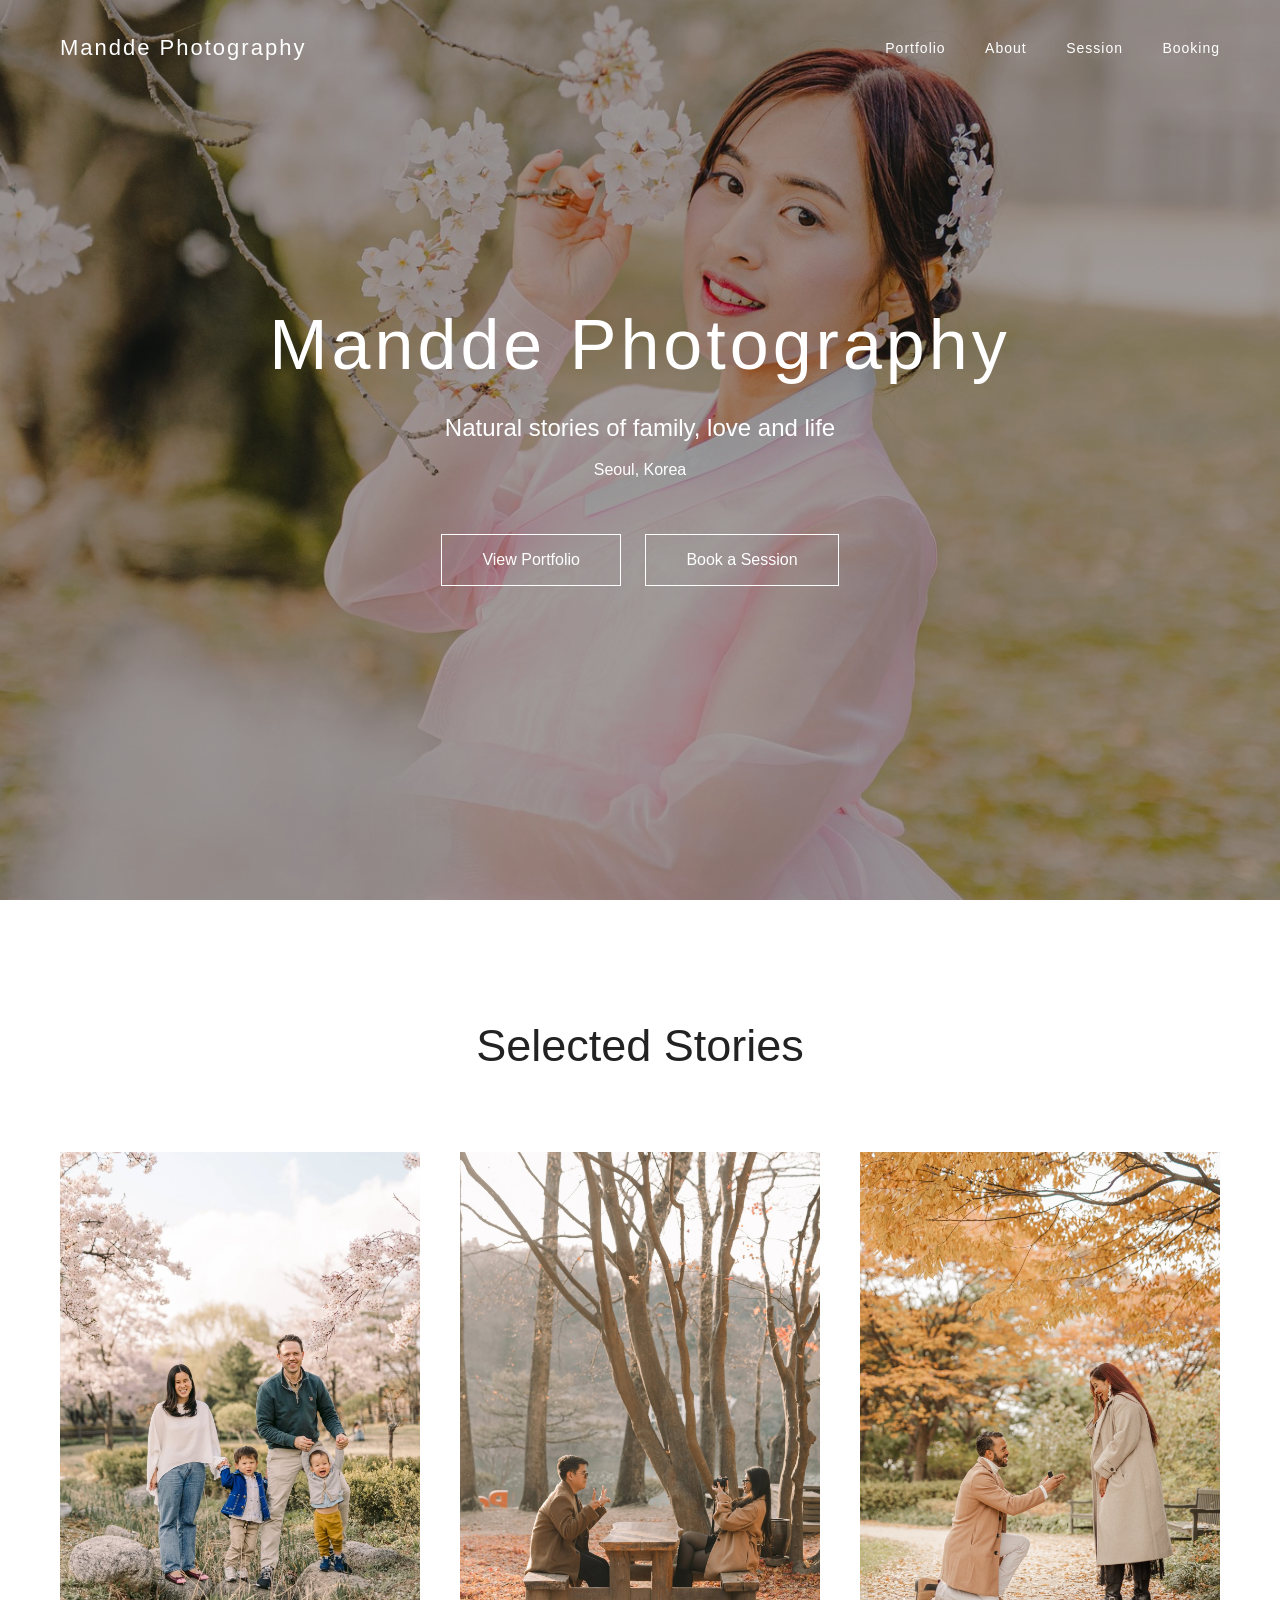
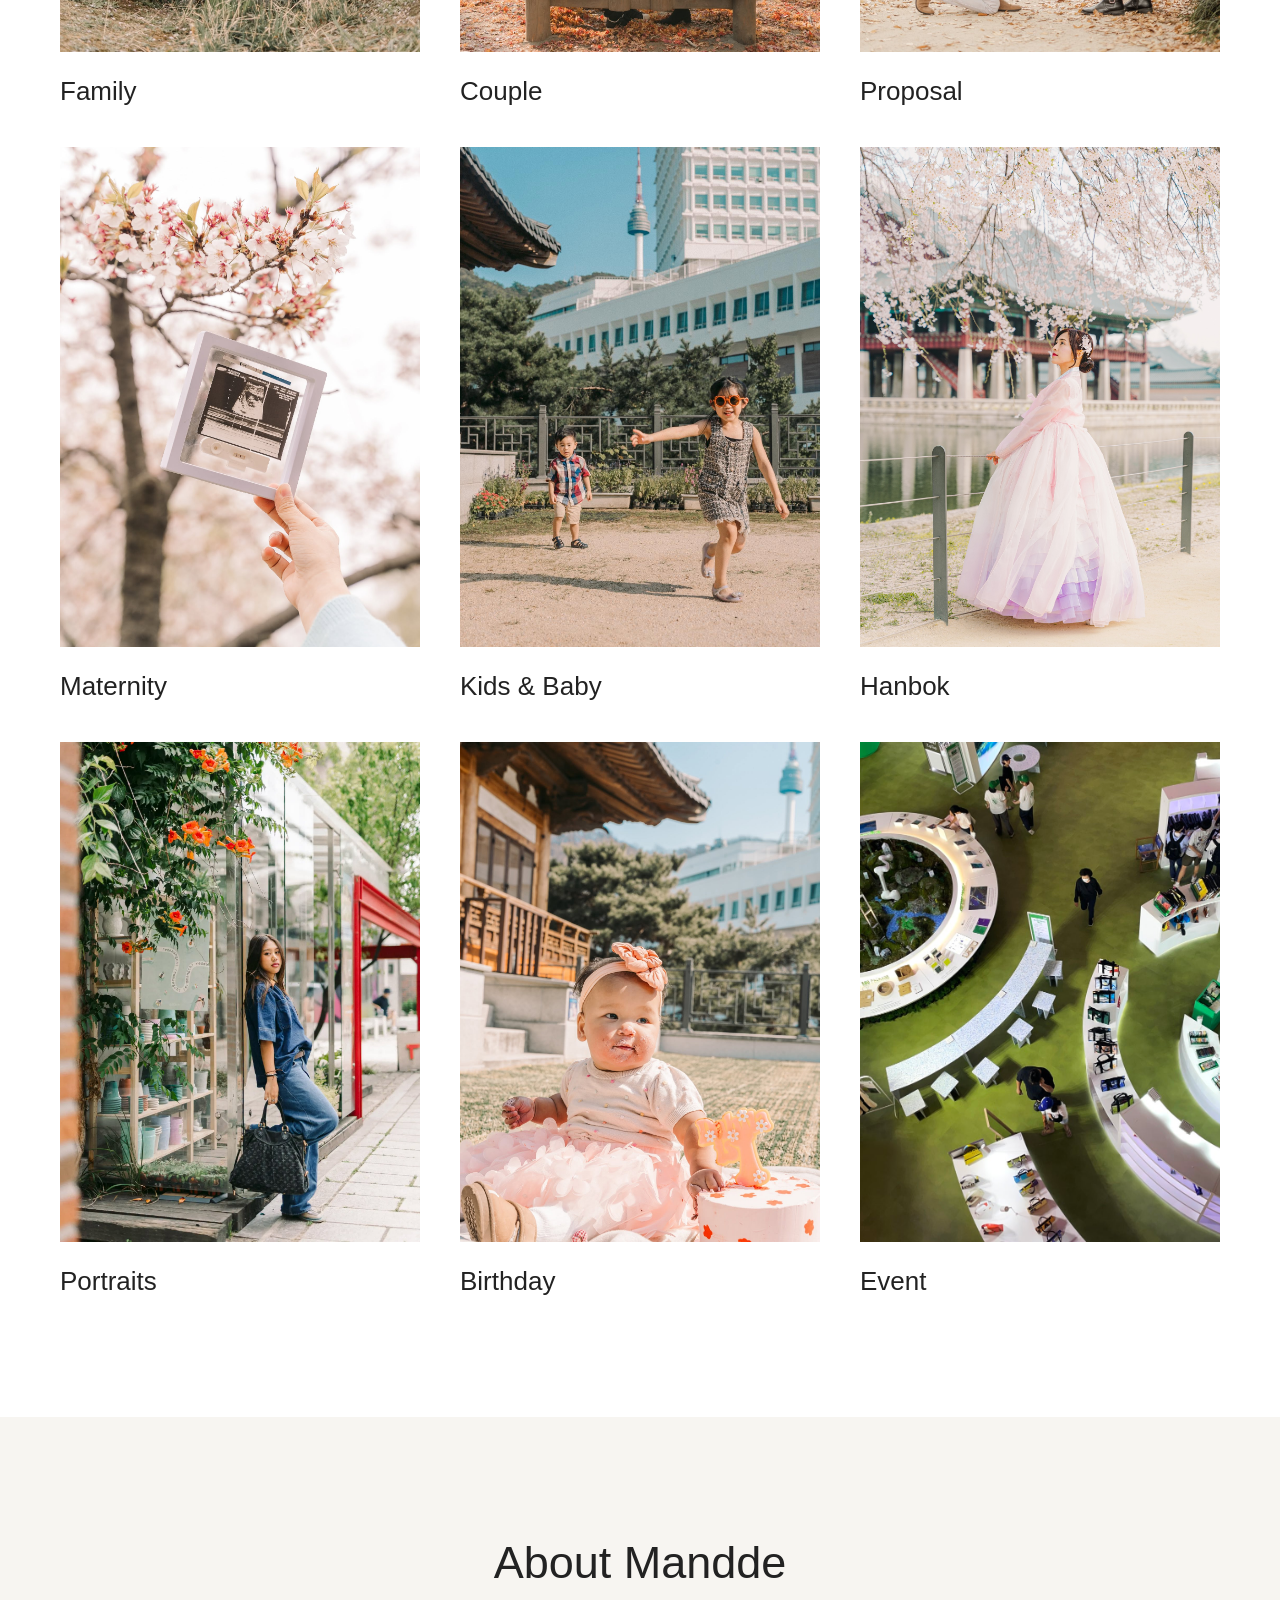
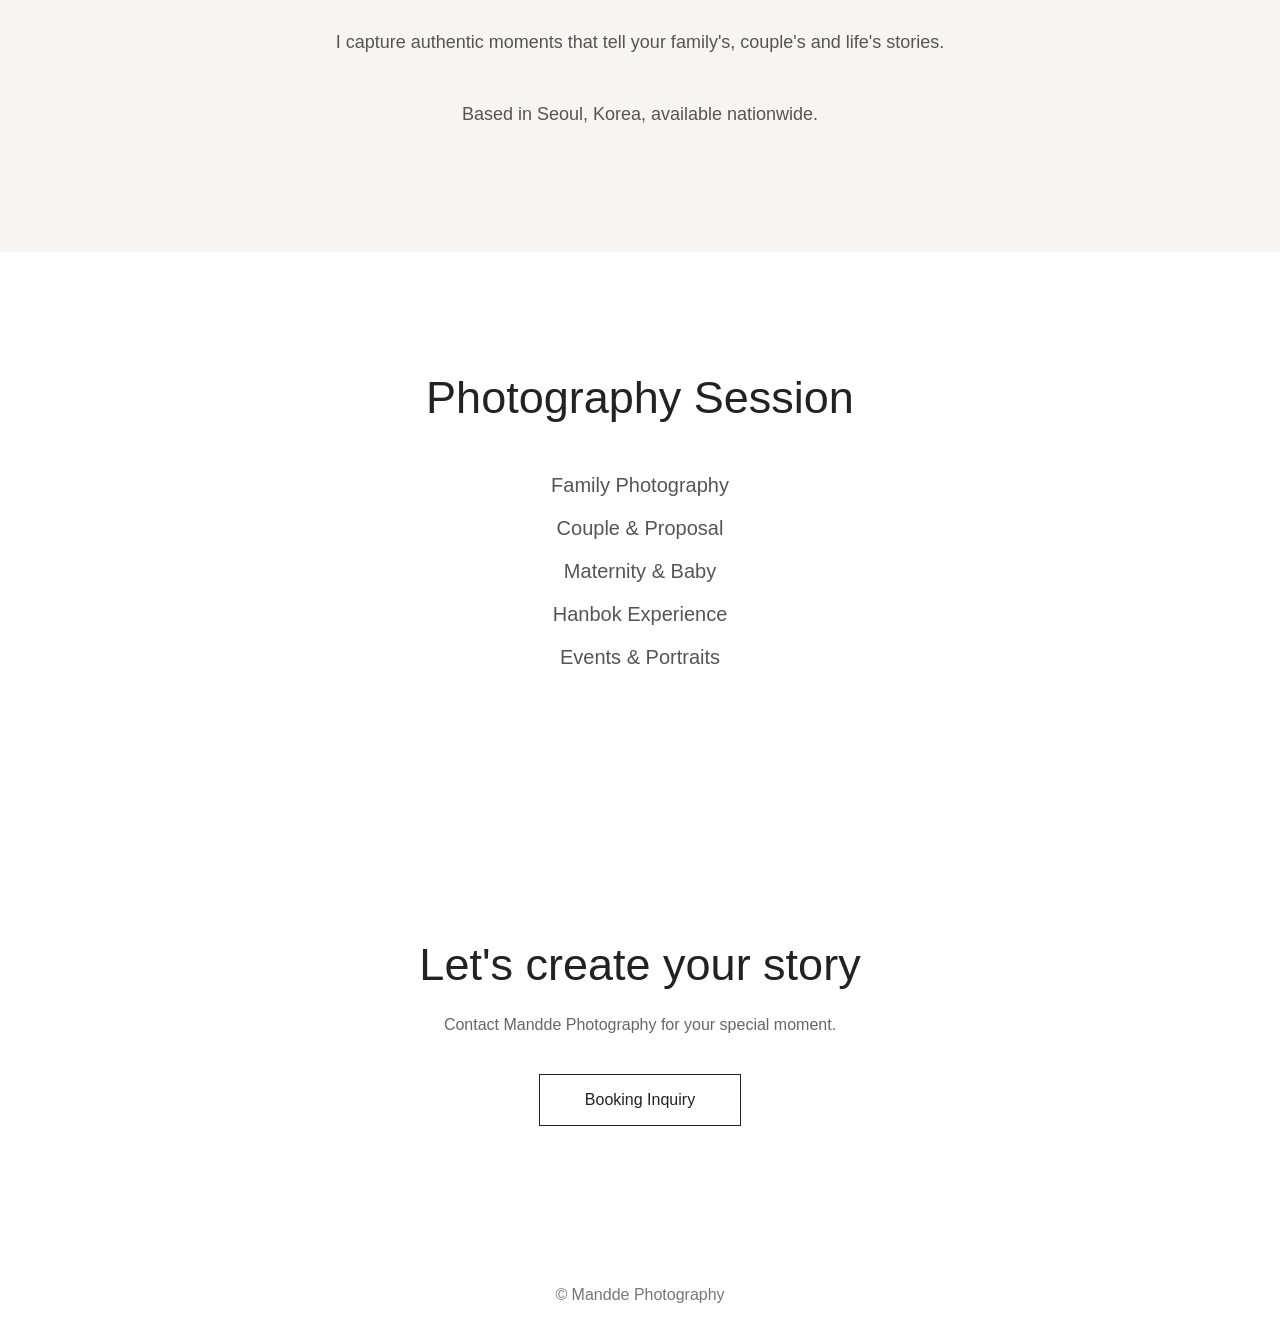
<file: index.html>
<!DOCTYPE html>
<html lang="en">

<head>

<meta charset="UTF-8">
<meta name="viewport" content="width=device-width, initial-scale=1.0">

<title>
Mandde Photography | Seoul Family, Couple & Lifestyle Photographer
</title>

<meta name="description" content="Mandde Photography captures natural family, couple, proposal, maternity, hanbok and lifestyle moments in Seoul, Korea.">

<link rel="stylesheet" href="style.css">

</head>


<body>


<header class="header">

<div class="logo">
Mandde Photography
</div>


<nav>

<a href="#portfolio">Portfolio</a>
<a href="#about">About</a>
<a href="#session">Session</a>
<a href="#booking">Booking</a>

</nav>

</header>




<section class="hero">


<div class="hero-content">


<h1>
Mandde Photography
</h1>


<p>
Natural stories of family,
love and life
</p>


<span>
Seoul, Korea
</span>



<div class="buttons">

<a href="#portfolio">
View Portfolio
</a>


<a href="#booking">
Book a Session
</a>


</div>


</div>


</section>






<section id="portfolio" class="portfolio">


<h2>
Selected Stories
</h2>



<div class="portfolio-grid">



<div class="card">
<img src="images/family/seoul-family-photographer.jpg">
<h3>Family</h3>
</div>



<div class="card">
<img src="images/couple/korea-couple-photographer.jpg">
<h3>Couple</h3>
</div>



<div class="card">
<img src="images/proposal/korea-proposal-photographer.jpg">
<h3>Proposal</h3>
</div>



<div class="card">
<img src="images/maternity/seoul-maternity-photographer.jpg">
<h3>Maternity</h3>
</div>



<div class="card">
<img src="images/kids-baby/seoul-kids-photographer.jpg">
<h3>Kids & Baby</h3>
</div>



<div class="card">
<img src="images/hanbok/korea-hanbok-photographer.jpg">
<h3>Hanbok</h3>
</div>



<div class="card">
<img src="images/portraits/seoul-korea-photographer.jpg">
<h3>Portraits</h3>
</div>



<div class="card">
<img src="images/birthday/korea-birthday-photographer.jpg">
<h3>Birthday</h3>
</div>



<div class="card">
<img src="images/event/korea-seoul-photographer.jpg">
<h3>Event</h3>
</div>



</div>


</section>








<section id="about" class="about">


<h2>
About Mandde
</h2>


<p>

I capture authentic moments
that tell your family's,
couple's and life's stories.

<br><br>

Based in Seoul, Korea,
available nationwide.

</p>


</section>







<section id="session" class="session">


<h2>
Photography Session
</h2>


<div class="session-list">


<p>
Family Photography
</p>

<p>
Couple & Proposal
</p>

<p>
Maternity & Baby
</p>

<p>
Hanbok Experience
</p>

<p>
Events & Portraits
</p>


</div>


</section>








<section id="booking" class="booking">


<h2>
Let's create your story
</h2>


<p>
Contact Mandde Photography
for your special moment.
</p>


<a href="#">
Booking Inquiry
</a>


</section>






<footer>

<p>
© Mandde Photography
</p>

</footer>



</body>

</html>
</file>
<file: style.css>
* {
  margin: 0;
  padding: 0;
  box-sizing: border-box;
}


html {
  scroll-behavior: smooth;
}


body {
  font-family: "Helvetica Neue", Arial, sans-serif;
  color: #222;
  background: #fff;
}



.header {

  position: absolute;
  top:0;
  left:0;
  width:100%;

  padding:35px 60px;

  display:flex;
  justify-content:space-between;
  align-items:center;

  color:white;

  z-index:10;

}



.logo {

  font-size:22px;
  letter-spacing:2px;
  font-weight:300;

}



nav a {

  color:white;
  text-decoration:none;

  margin-left:35px;

  font-size:14px;
  letter-spacing:1px;

}






.hero {

  height:100vh;

  background:
  linear-gradient(
  rgba(0,0,0,.35),
  rgba(0,0,0,.35)
  ),
  url("images/hero/hero.jpg");


  background-size:cover;
  background-position:center;


  display:flex;

  justify-content:center;
  align-items:center;


  text-align:center;

  color:white;


}



.hero-content h1 {

  font-size:70px;

  font-weight:300;

  letter-spacing:4px;

}



.hero-content p {

  margin-top:25px;

  font-size:24px;

  line-height:1.5;

}



.hero-content span {

  display:block;

  margin-top:15px;

  font-size:16px;

}




.buttons {

  margin-top:45px;

}



.buttons a {

  display:inline-block;

  padding:16px 40px;

  border:1px solid white;

  color:white;

  text-decoration:none;

  margin:10px;

  transition:.3s;

}



.buttons a:hover {

  background:white;

  color:#222;

}






.portfolio {

  padding:120px 60px;

}



.portfolio h2 {

  text-align:center;

  font-size:45px;

  font-weight:300;

  margin-bottom:80px;

}



.portfolio-grid {

  display:grid;

  grid-template-columns:repeat(3,1fr);

  gap:40px;

}



.card {

  overflow:hidden;

}



.card img {

  width:100%;

  height:500px;

  object-fit:cover;

  transition:.5s;

}



.card:hover img {

  transform:scale(1.05);

}



.card h3 {

  margin-top:20px;

  font-size:26px;

  font-weight:300;

}






.about {

  background:#f7f5f1;

  padding:120px 20%;

  text-align:center;

}



.about h2 {

  font-size:45px;

  font-weight:300;

  margin-bottom:35px;

}



.about p {

  line-height:2;

  font-size:18px;

  color:#555;

}





.session {

  padding:120px 60px;

  text-align:center;

}



.session h2 {

  font-size:45px;

  font-weight:300;

  margin-bottom:50px;

}



.session-list p {

  font-size:20px;

  margin:20px;

  color:#555;

}







.booking {

  padding:130px 20px;

  text-align:center;

}



.booking h2 {

  font-size:45px;

  font-weight:300;

  margin-bottom:25px;

}



.booking p {

  color:#666;

  margin-bottom:40px;

}



.booking a {

  display:inline-block;

  padding:16px 45px;

  border:1px solid #222;

  color:#222;

  text-decoration:none;

}





footer {

  padding:30px;

  text-align:center;

  color:#777;

}






@media(max-width:900px){


.header {

  padding:25px;

}



nav {

 display:none;

}



.hero-content h1 {

 font-size:42px;

}



.hero-content p {

 font-size:18px;

}



.portfolio {

 padding:80px 25px;

}



.portfolio-grid {

 grid-template-columns:1fr;

}



.card img {

 height:450px;

}



.about {

 padding:80px 30px;

}



}
.gallery {
  padding: 100px 80px;
}

.gallery h2 {
  text-align: center;
  font-size: 45px;
  font-weight: 300;
  margin-bottom: 70px;
}

.gallery-grid {
  display: grid;
  grid-template-columns: repeat(3, 1fr);
  gap: 30px;
}

.gallery-grid img {
  width: 100%;
  height: 350px;
  object-fit: cover;
  transition: 0.5s;
}

.gallery-grid img:hover {
  transform: scale(1.03);
}


@media(max-width:900px){

  .gallery {
    padding: 80px 25px;
  }

  .gallery-grid {
    grid-template-columns: 1fr;
  }

  .gallery-grid img {
    height: 300px;
  }

}
</file>
